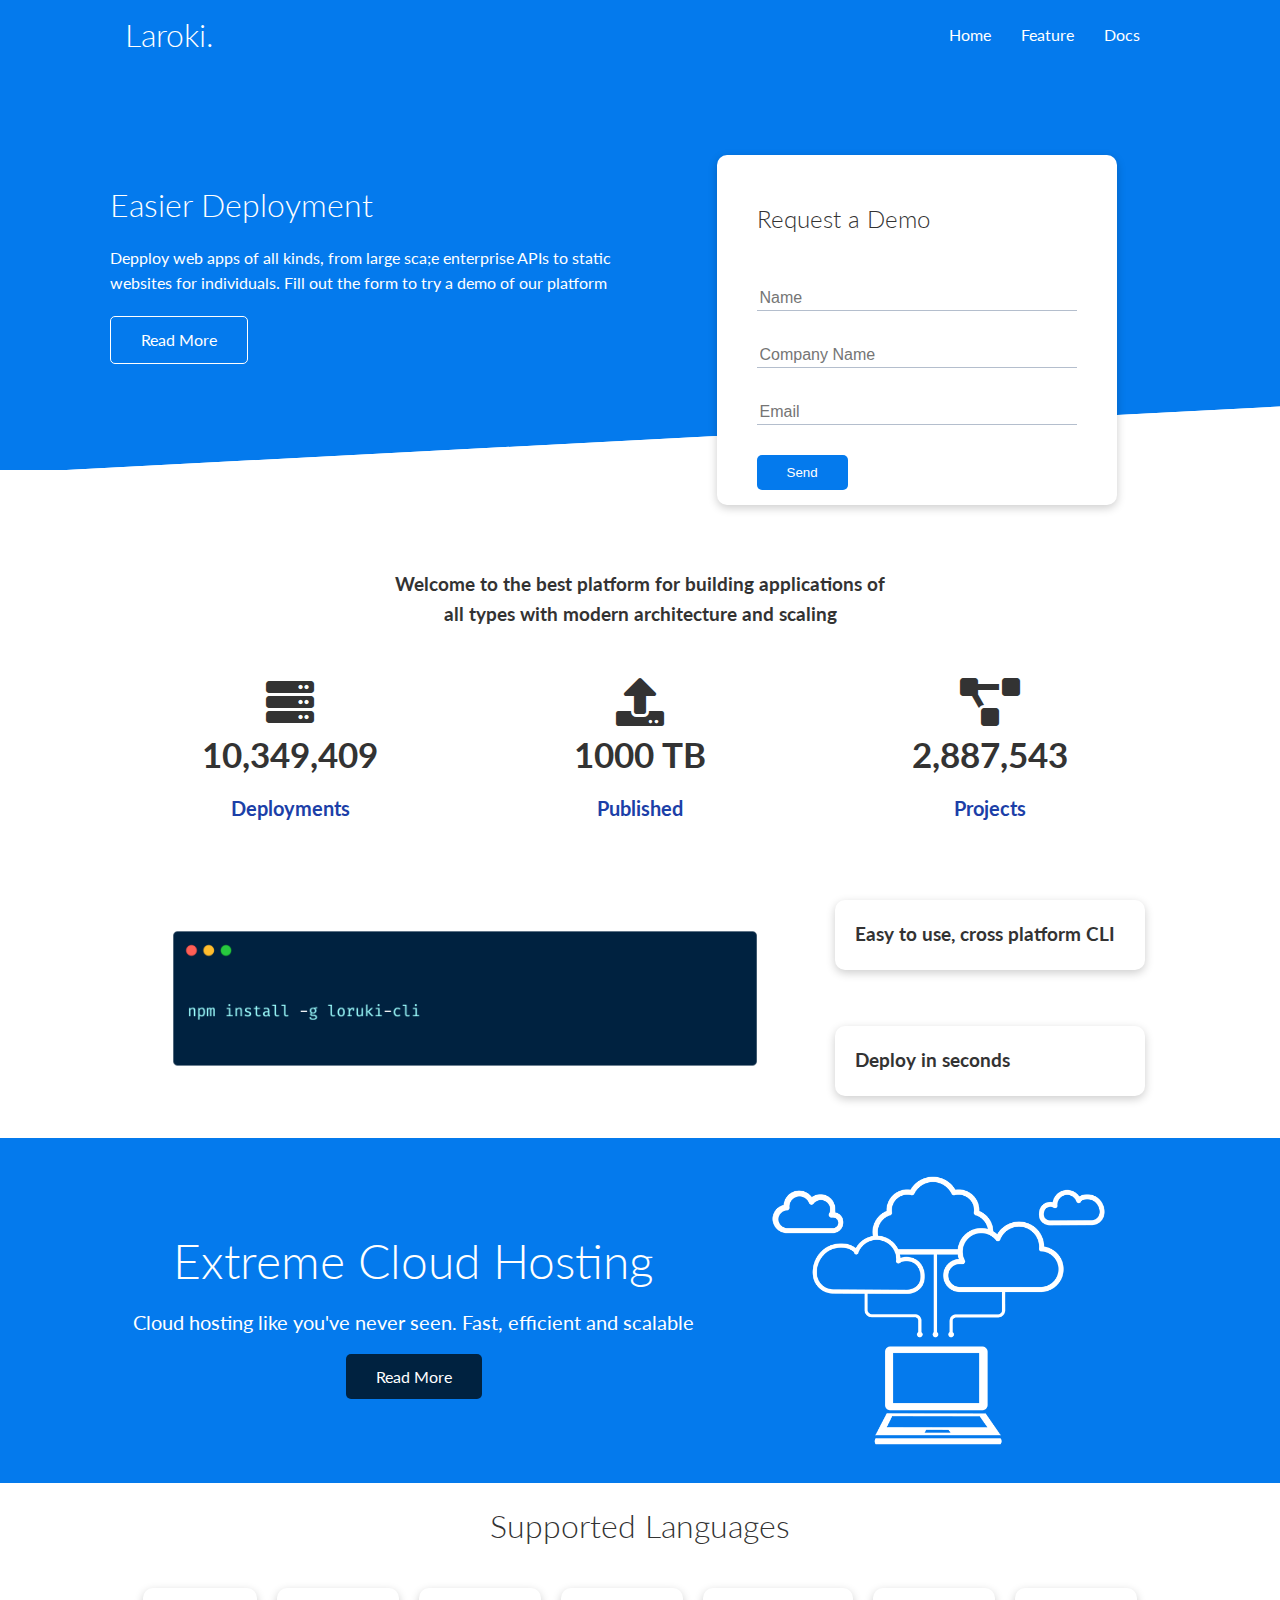
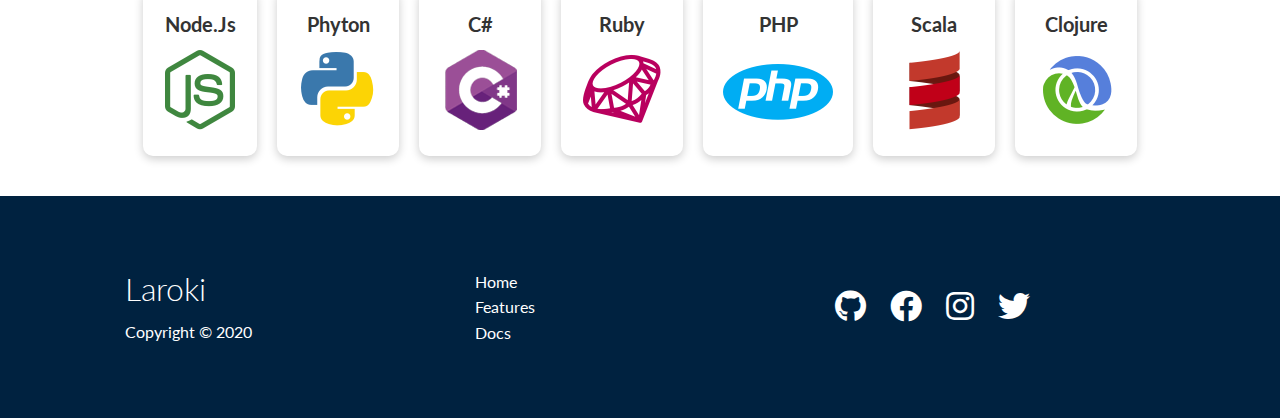
<file: index.html>
<!DOCTYPE html>
<html lang="en">

<head>
    <meta charset="UTF-8">
    <meta http-equiv="X-UA-Compatible" content="IE=edge">
    <meta name="viewport" content="width=device-width, initial-scale=1.0">
    <title>Laroki | Cloud Hosting For Everyone</title>
    <link rel="stylesheet" href="css/utilities.css">
    <link rel="stylesheet" href="css/style.css">
    <link rel="stylesheet" href="https://cdnjs.cloudflare.com/ajax/libs/font-awesome/5.15.4/css/all.min.css" integrity="sha512-1ycn6IcaQQ40/MKBW2W4Rhis/DbILU74C1vSrLJxCq57o941Ym01SwNsOMqvEBFlcgUa6xLiPY/NS5R+E6ztJQ==" crossorigin="anonymous" referrerpolicy="no-referrer"
    />
</head>

<body>
    <!-- navbar -->
    <div class="navbar">
        <div class="container flex">
            <h1 class="logo">Laroki.</h1>
            <nav>
                <ul>
                    <li><a href="index.html">Home</a></li>
                    <li><a href="features.html">Feature</a></li>
                    <li><a href="docs.html">Docs</a></li>
                </ul>
            </nav>
        </div>
    </div>

    <!-- showcase -->
    <section class="showcase">
        <div class="container grid">
            <div class="showcase-text">
                <h1>Easier Deployment</h1>
                <p>Depploy web apps of all kinds, from large sca;e enterprise APIs to static websites for individuals. Fill out the form to try a demo of our platform</p>
                <a href="features.html" class="btn btn-outline">Read More</a>
            </div>

            <div class="showcase-form card">
                <h2>Request a Demo</h2>
                <form name="contact" method="POST" netlify-honeypot="bot-field" data-netlify="true">
                    <input type="hidden" name="form-name" value="contact">
                    <p class="hidden">
                        <label>Don’t fill this out if you’re human: <input name="bot-field" /></label>
                    </p>
                    <div class="form-control">
                        <input type="text" name="name" placeholder="Name" required>
                    </div>
                    <div class="form-control">
                        <input type="text" name="company" placeholder="Company Name" required>
                    </div>
                    <div class="form-control">
                        <input type="email" name="email" placeholder="Email" required>
                    </div>
                    <input type="submit" value="Send" class="btn btn-primary">
                </form>
            </div>
        </div>
    </section>

    <!-- stats -->
    <section class="stats">
        <div class="container">
            <h3 class="stats-heading text-center my-1">
                Welcome to the best platform for building applications of all types with modern architecture and scaling
            </h3>

            <div class="grid grid-3 text-center my-4">
                <div>
                    <i class="fas fa-server fa-3x"></i>
                    <h3>10,349,409</h3>
                    <p class="text-secondary">Deployments</p>
                </div>
                <div>
                    <i class="fas fa-upload fa-3x"></i>
                    <h3>1000 TB</h3>
                    <p class="text-secondary">Published</p>
                </div>
                <div>
                    <i class="fas fa-project-diagram fa-3x"></i>
                    <h3>2,887,543</h3>
                    <p class="text-secondary">Projects</p>
                </div>
            </div>
        </div>
    </section>

    <!-- cli -->
    <section class="cli">
        <div class="container grid">
            <!-- first-child is img -->
            <img src="images/cli.png" alt="cli">
            <div class="card">
                <h3>Easy to use, cross platform CLI</h3>
            </div>
            <div class="card">
                <h3>Deploy in seconds</h3>
            </div>
        </div>
    </section>

    <!-- cloud -->
    <section class="cloud bg-primary my-2 py-2">
        <div class="container grid">
            <div class="text-center">
                <h2 class="lg">Extreme Cloud Hosting</h2>
                <p class="lead my-1">Cloud hosting like you've never seen. Fast, efficient and scalable</p>
                <a href="feature.html" class="btn btn-dark">Read More</a>
            </div>
            <img src="images/cloud.png" alt="cloud">
        </div>
    </section>

    <!-- languages -->
    <section class="languages">
        <h2 class="md text-center my-2">
            Supported Languages
        </h2>
        <div class="container flex">
            <div class="card">
                <h4>Node.Js</h4>
                <img src="images/logos/node.png" alt="node">
            </div>
            <div class="card">
                <h4>Phyton</h4>
                <img src="images/logos/python.png" alt="py">
            </div>
            <div class="card">
                <h4>C#</h4>
                <img src="images/logos/csharp.png" alt="c#">
            </div>
            <div class="card">
                <h4>Ruby</h4>
                <img src="images/logos/ruby.png" alt="ruby">
            </div>
            <div class="card">
                <h4>PHP</h4>
                <img src="images/logos/php.png" alt="php">
            </div>
            <div class="card">
                <h4>Scala</h4>
                <img src="images/logos/scala.png" alt="scala">
            </div>
            <div class="card">
                <h4>Clojure</h4>
                <img src="images/logos/clojure.png" alt="clojure">
            </div>
        </div>
    </section>

    <!-- footer -->
    <footer class="footer bg-dark py-5">
        <div class="container grid grid-3">
            <div>
                <h1>Laroki</h1>
                <p>Copyright &copy; 2020</p>
            </div>
            <nav>
                <ul>
                    <li><a href="index.html">Home</a></li>
                    <li><a href="feature.html">Features</a></li>
                    <li><a href="docs.html">Docs</a></li>
                </ul>
            </nav>
            <div class="social">
                <a href="#"><i class="fab fa-github fa-2x"></i></a>
                <a href="#"><i class="fab fa-facebook fa-2x"></i></a>
                <a href="#"><i class="fab fa-instagram fa-2x"></i></a>
                <a href="#"><i class="fab fa-twitter fa-2x"></i></a>
            </div>
        </div>
    </footer>
</body>

</html>
</file>
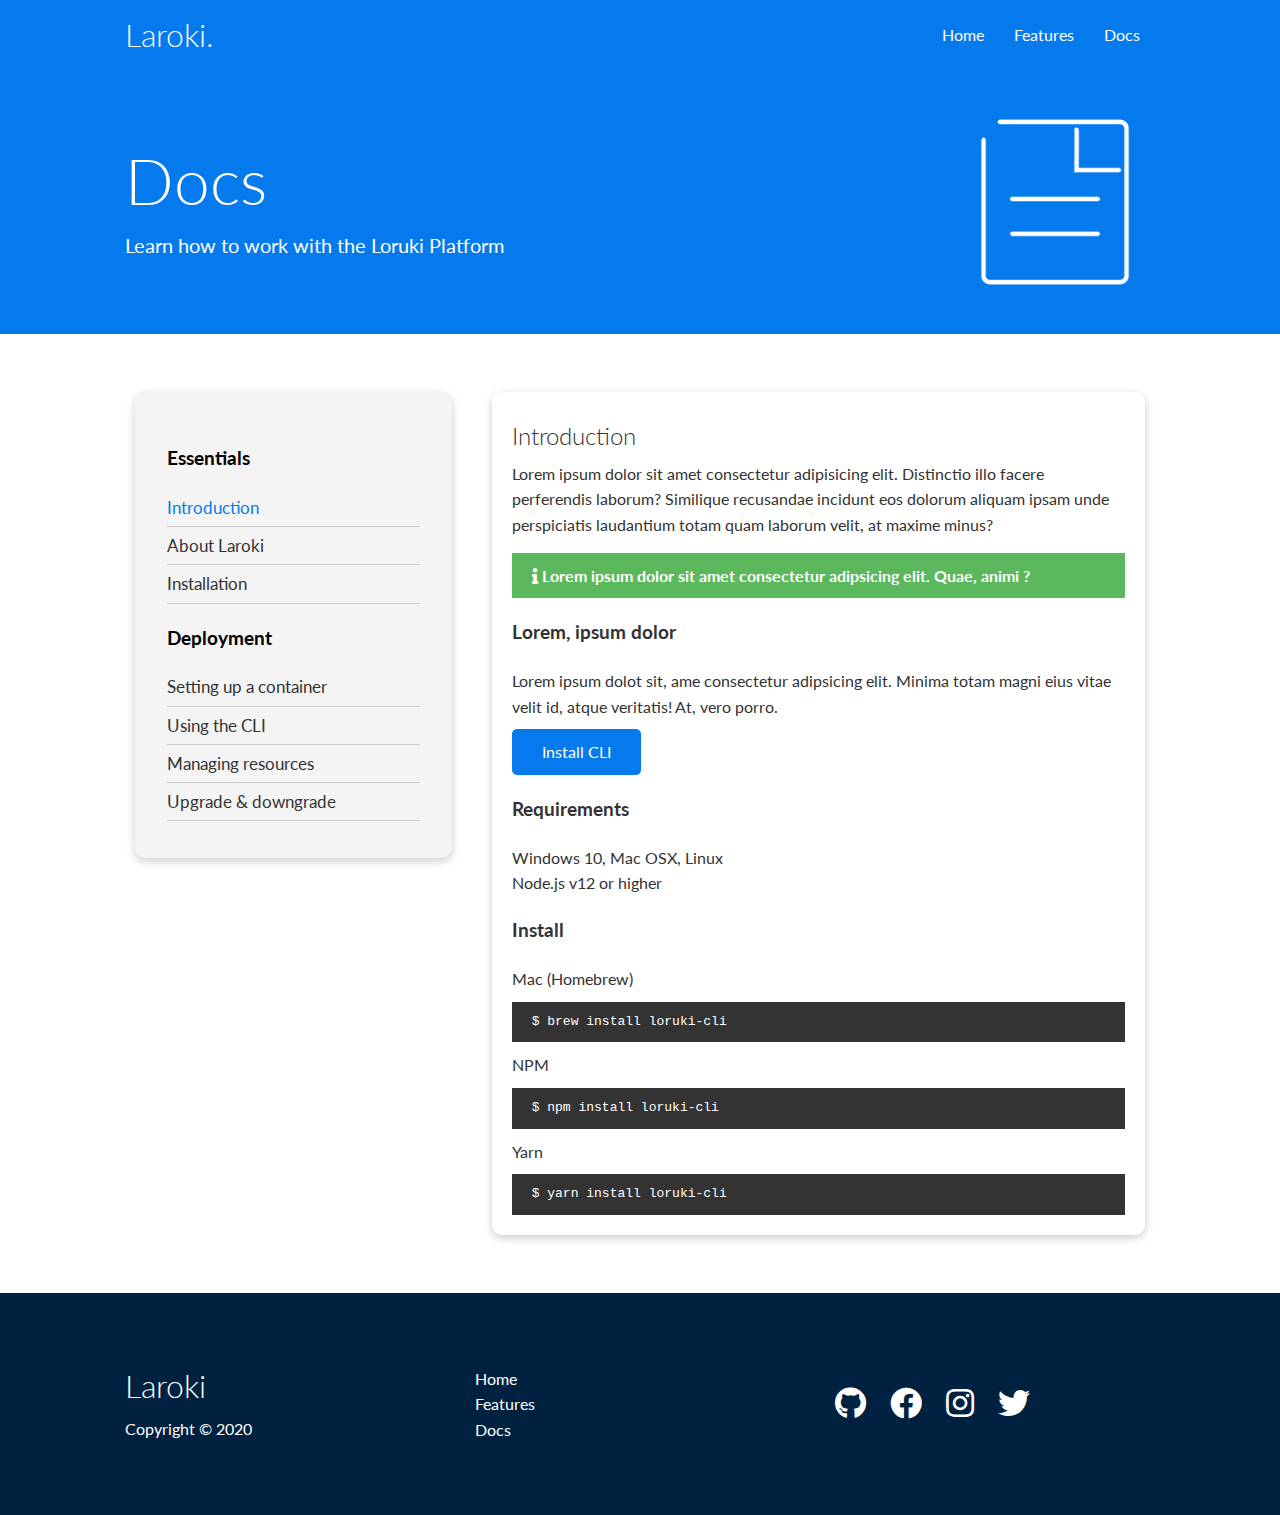
<file: docs.html>
<!DOCTYPE html>
<html lang="en">

<head>
    <meta charset="UTF-8">
    <meta http-equiv="X-UA-Compatible" content="IE=edge">
    <meta name="viewport" content="width=device-width, initial-scale=1.0">
    <title>Laroki | Cloud Hosting For Everyone</title>
    <link rel="stylesheet" href="css/utilities.css">
    <link rel="stylesheet" href="css/style.css">
    <link rel="stylesheet" href="https://cdnjs.cloudflare.com/ajax/libs/font-awesome/5.15.4/css/all.min.css" integrity="sha512-1ycn6IcaQQ40/MKBW2W4Rhis/DbILU74C1vSrLJxCq57o941Ym01SwNsOMqvEBFlcgUa6xLiPY/NS5R+E6ztJQ==" crossorigin="anonymous" referrerpolicy="no-referrer"
    />
</head>

<body>
    <!-- navbar -->
    <div class="navbar">
        <div class="container flex">
            <h1 class="logo">Laroki.</h1>
            <nav>
                <ul>
                    <li><a href="index.html">Home</a></li>
                    <li><a href="features.html">Features</a></li>
                    <li><a href="docs.html">Docs</a></li>
                </ul>
            </nav>
        </div>
    </div>

    <!-- head -->
    <section class="docs-head bg-primary py-3">
        <div class="container grid">
            <div>
                <h1 class="xl">Docs</h1>
                <p class="lead">
                    Learn how to work with the Loruki Platform
                </p>
            </div>
            <img src="images/docs.png" alt="server">
        </div>
    </section>

    <!-- docs main -->
    <section class="docs-main my-4">
        <div class="container grid">
            <div class="card bg-light p-3">
                <h3 class="my-2">Essentials</h3>
                <nav>
                    <ul>
                        <li><a class="text-primary" href="#">Introduction</a></li>
                        <li><a href="#">About Laroki</a></li>
                        <li><a href="#">Installation</a></li>
                    </ul>
                </nav>

                <h3 class="my-2">Deployment</h3>
                <nav>
                    <ul>
                        <li><a href="#">Setting up a container</a></li>
                        <li><a href="#">Using the CLI</a></li>
                        <li><a href="#">Managing resources</a></li>
                        <li><a href="#">Upgrade & downgrade</a></li>
                    </ul>
                </nav>
            </div>
            <div class="card">
                <h2>Introduction</h2>
                <p>Lorem ipsum dolor sit amet consectetur adipisicing elit. Distinctio illo facere perferendis laborum? Similique recusandae incidunt eos dolorum aliquam ipsam unde perspiciatis laudantium totam quam laborum velit, at maxime minus?</p>
                <div class="alert alert-success">
                    <i class="fas fa-info"></i> Lorem ipsum dolor sit amet consectetur adipsicing elit. Quae, animi ?
                </div>

                <h3>Lorem, ipsum dolor</h3>
                <p>Lorem ipsum dolot sit, ame consectetur adipsicing elit. Minima totam magni eius vitae velit id, atque veritatis! At, vero porro.</p>
                <a href="#" class="btn btn-primary">Install CLI</a>

                <h3>Requirements</h3>
                <ul>
                    <li>Windows 10, Mac OSX, Linux</li>
                    <li>Node.js v12 or higher</li>
                </ul>

                <h3>Install</h3>
                <p>Mac (Homebrew)</p>
                <pre><code>$ brew install loruki-cli</code></pre>
                <p>NPM</p>
                <pre><code>$ npm install loruki-cli</code></pre>
                <p>Yarn</p>
                <pre><code>$ yarn install loruki-cli</code></pre>

            </div>
        </div>
    </section>

    <!-- footer -->
    <footer class="footer bg-dark py-5">
        <div class="container grid grid-3">
            <div>
                <h1>Laroki</h1>
                <p>Copyright &copy; 2020</p>
            </div>
            <nav>
                <ul>
                    <li><a href="index.html">Home</a></li>
                    <li><a href="features.html">Features</a></li>
                    <li><a href="docs.html">Docs</a></li>
                </ul>
            </nav>
            <div class="social">
                <a href="#"><i class="fab fa-github fa-2x"></i></a>
                <a href="#"><i class="fab fa-facebook fa-2x"></i></a>
                <a href="#"><i class="fab fa-instagram fa-2x"></i></a>
                <a href="#"><i class="fab fa-twitter fa-2x"></i></a>
            </div>
        </div>
    </footer>
</body>

</html>
</file>
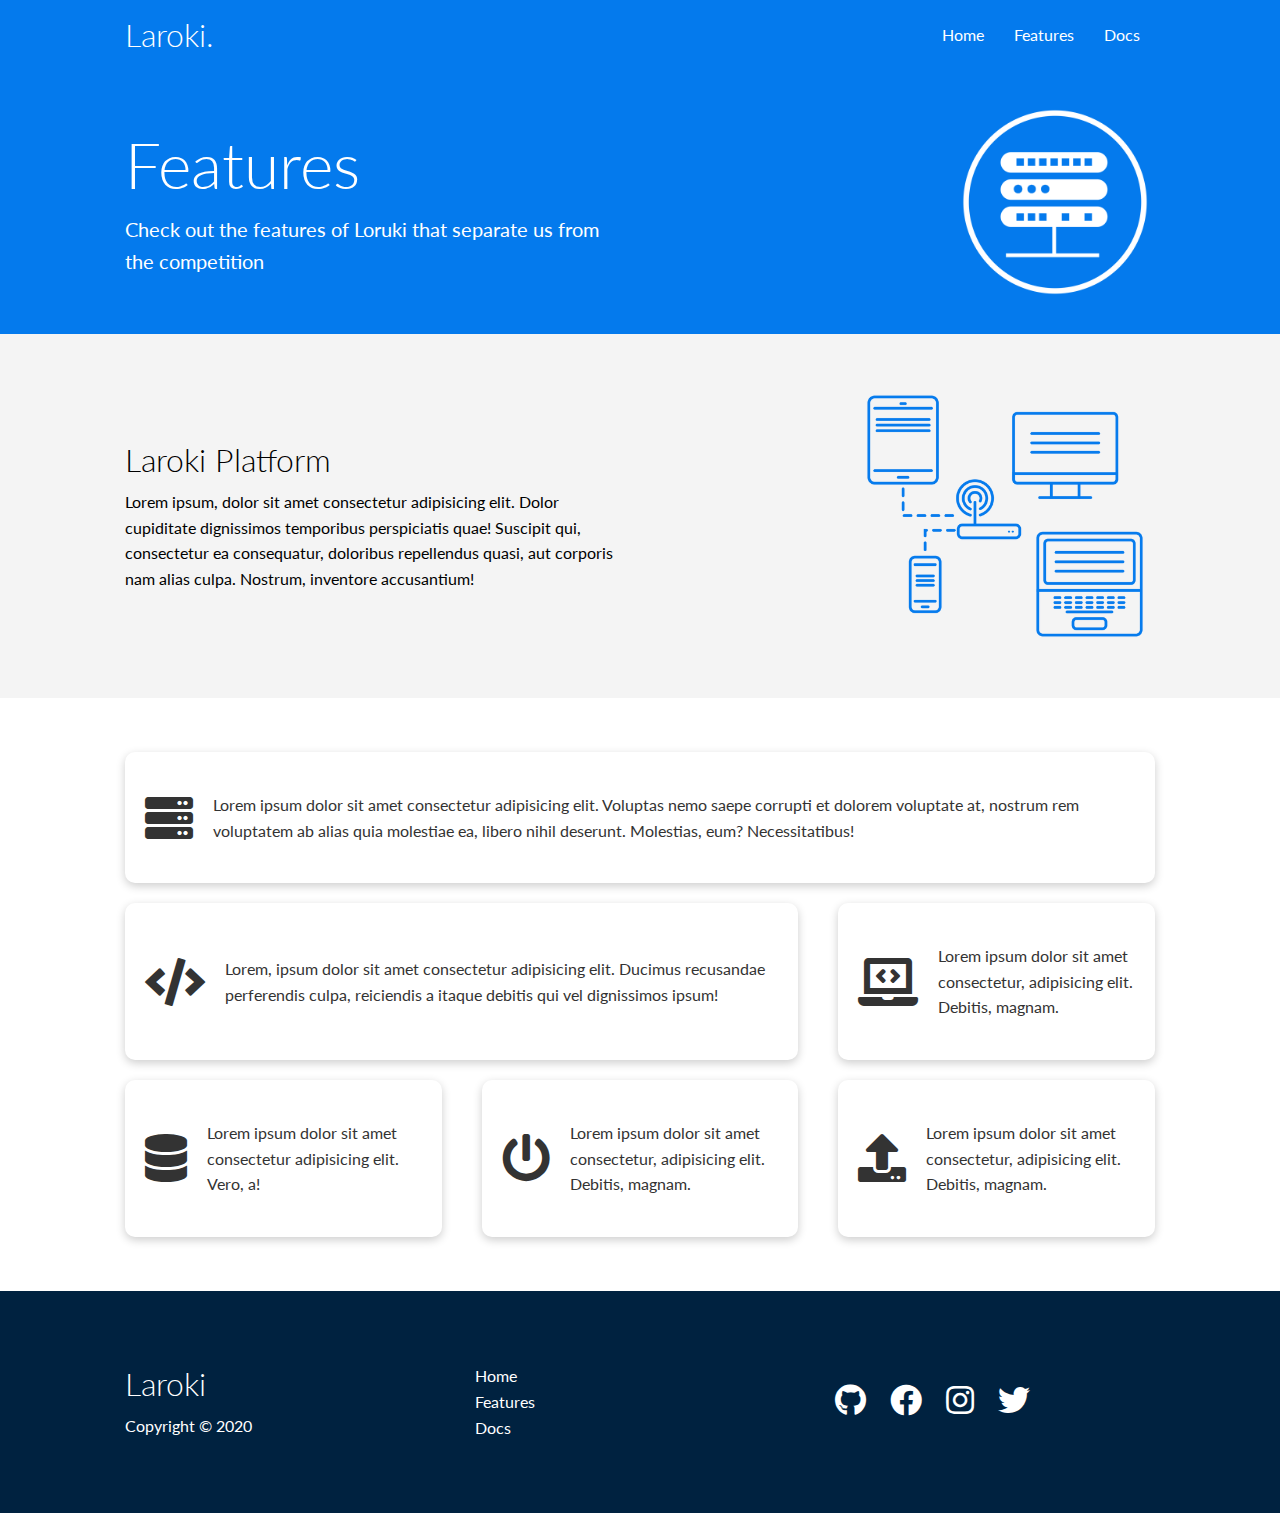
<file: features.html>
<!DOCTYPE html>
<html lang="en">

<head>
    <meta charset="UTF-8">
    <meta http-equiv="X-UA-Compatible" content="IE=edge">
    <meta name="viewport" content="width=device-width, initial-scale=1.0">
    <title>Laroki | Cloud Hosting For Everyone</title>
    <link rel="stylesheet" href="css/utilities.css">
    <link rel="stylesheet" href="css/style.css">
    <link rel="stylesheet" href="https://cdnjs.cloudflare.com/ajax/libs/font-awesome/5.15.4/css/all.min.css" integrity="sha512-1ycn6IcaQQ40/MKBW2W4Rhis/DbILU74C1vSrLJxCq57o941Ym01SwNsOMqvEBFlcgUa6xLiPY/NS5R+E6ztJQ==" crossorigin="anonymous" referrerpolicy="no-referrer"
    />
</head>

<body>
    <!-- navbar -->
    <div class="navbar">
        <div class="container flex">
            <h1 class="logo">Laroki.</h1>
            <nav>
                <ul>
                    <li><a href="index.html">Home</a></li>
                    <li><a href="features.html">Features</a></li>
                    <li><a href="docs.html">Docs</a></li>
                </ul>
            </nav>
        </div>
    </div>

    <!-- head -->
    <section class="features-head bg-primary py-3">
        <div class="container grid">
            <div>
                <h1 class="xl">Features</h1>
                <p class="lead">
                    Check out the features of Loruki that separate us from the competition
                </p>
            </div>
            <img src="images/server.png" alt="server">
        </div>
    </section>

    <!-- sub head -->

    <section class="features-sub-head bg-light py-3">
        <div class="container grid">
            <div>
                <h1 class="md">Laroki Platform</h1>
                <p>
                    Lorem ipsum, dolor sit amet consectetur adipisicing elit. Dolor cupiditate dignissimos temporibus perspiciatis quae! Suscipit qui, consectetur ea consequatur, doloribus repellendus quasi, aut corporis nam alias culpa. Nostrum, inventore accusantium!
                </p>
            </div>
            <img src="images/server2.png" alt="server2">
        </div>
    </section>

    <section class="features-main my-2">
        <div class="container grid grid-3">
            <div class="card flex">
                <i class="fas fa-server fa-3x"></i>
                <p>Lorem ipsum dolor sit amet consectetur adipisicing elit. Voluptas nemo saepe corrupti et dolorem voluptate at, nostrum rem voluptatem ab alias quia molestiae ea, libero nihil deserunt. Molestias, eum? Necessitatibus!</p>
            </div>
            <div class="card flex">
                <i class="fas fa-code fa-3x"></i>
                <p>Lorem, ipsum dolor sit amet consectetur adipisicing elit. Ducimus recusandae perferendis culpa, reiciendis a itaque debitis qui vel dignissimos ipsum!</p>
            </div>
            <div class="card flex">
                <i class="fas fa-laptop-code fa-3x"></i>
                <p>
                    Lorem ipsum dolor sit amet consectetur, adipisicing elit. Debitis, magnam.</p>
            </div>
            <div class="card flex">
                <i class="fas fa-database fa-3x"></i>
                <p>
                    Lorem ipsum dolor sit amet consectetur adipisicing elit. Vero, a!</p>
            </div>
            <div class="card flex">
                <i class="fas fa-power-off fa-3x"></i>
                <p>Lorem ipsum dolor sit amet consectetur, adipisicing elit. Debitis, magnam.</p>
            </div>
            <div class="card flex">
                <i class="fas fa-upload fa-3x"></i>
                <p>
                    Lorem ipsum dolor sit amet consectetur, adipisicing elit. Debitis, magnam.</p>
            </div>
        </div>
    </section>

    <!-- footer -->
    <footer class="footer bg-dark py-5">
        <div class="container grid grid-3">
            <div>
                <h1>Laroki</h1>
                <p>Copyright &copy; 2020</p>
            </div>
            <nav>
                <ul>
                    <li><a href="index.html">Home</a></li>
                    <li><a href="features.html">Features</a></li>
                    <li><a href="docs.html">Docs</a></li>
                </ul>
            </nav>
            <div class="social">
                <a href="#"><i class="fab fa-github fa-2x"></i></a>
                <a href="#"><i class="fab fa-facebook fa-2x"></i></a>
                <a href="#"><i class="fab fa-instagram fa-2x"></i></a>
                <a href="#"><i class="fab fa-twitter fa-2x"></i></a>
            </div>
        </div>
    </footer>
</body>

</html>
</file>
<file: css/utilities.css>
/* Utilities */

.container {
    max-width: 1110px;
    margin: 0 auto;
    overflow: auto;
    padding: 0 40px;
}

.card {
    background-color: #fff;
    border-radius: 10px;
    color: #333;
    box-shadow: 0 3px 10px rgba(0, 0, 0, 0.2);
    padding: 20px;
    margin: 10px;
}

.btn {
    display: inline-block;
    padding: 10px 30px;
    color: #fff;
    background-color: var(--primary-color);
    border: none;
    border-radius: 5px;
}

.btn-outline {
    background-color: transparent;
    border: 1px #fff solid;
}

.btn:hover {
    transform: scale(0.98);
}


/* Background & Colour buttons */

.bg-primary,
.btn-primary {
    background-color: var(--primary-color);
    color: #fff;
}

.bg-secondary,
.btn-secondary {
    background-color: var(--secondary-color);
    color: #fff;
}

.bg-dark,
.btn-dark {
    background-color: var(--dark-color);
    color: #fff;
}

.bg-light,
.btn-light {
    background-color: var(--light-color);
    color: black;
}

.bg-primary a,
.btn-primary a,
.bg-secondary a,
.btn-secondary a,
.bg-dark a,
.btn-dark a {
    color: #fff;
}


/* text color */

.text-primary {
    color: var(--primary-color);
}

.text-secondary {
    color: var(--secondary-color);
}

.text-dark {
    color: var(--dark-color);
}

.text-light {
    color: var(--light-color);
}


/* text sizes */

.lead {
    font-size: 20px;
}

.sm {
    font-size: 1rem;
}

.md {
    font-size: 2rem;
}

.lg {
    font-size: 3rem;
}

.xl {
    font-size: 4rem;
}

.text-center {
    text-align: center;
}


/* alert */

.alert {
    background-color: var(--light-color);
    padding: 10px 20px;
    font-weight: bold;
    margin: 15px 0;
}

.alert-success {
    background-color: var(--success-color);
    color: #fff;
}

.alert-error {
    background-color: var(--error-color);
    color: #fff;
}

.flex {
    display: flex;
    justify-content: center;
    align-items: center;
    height: 100%;
}

.grid {
    display: grid;
    grid-template-columns: repeat(2, 1fr);
    gap: 20px;
    justify-content: center;
    align-items: center;
    height: 100%;
}

.grid-3 {
    grid-template-columns: repeat(3, 1fr);
}


/* margin */

.my-1 {
    margin: 1rem 0;
}

.my-2 {
    margin: 1.5rem 0;
}

.my-3 {
    margin: 2rem 0;
}

.my-4 {
    margin: 3rem 0;
}

.my-5 {
    margin: 4rem 0;
}

.m-1 {
    margin: 1rem;
}

.m-2 {
    margin: 1.5rem;
}

.m-3 {
    margin: 2rem;
}

.m-4 {
    margin: 3rem;
}

.m-5 {
    margin: 4rem;
}


/* padding */

.py-1 {
    padding: 1rem 0;
}

.py-2 {
    padding: 1.5rem 0;
}

.py-3 {
    padding: 2rem 0;
}

.py-4 {
    padding: 3rem 0;
}

.py-5 {
    padding: 4rem 0;
}

.p-1 {
    padding: 1rem;
}

.p-2 {
    padding: 1.5rem;
}

.p-3 {
    padding: 2rem;
}

.p-4 {
    padding: 3rem;
}

.p-5 {
    padding: 4rem;
}
</file>
<file: css/style.css>
@import url('https://fonts.googleapis.com/css2?family=Lato:wght@300&display=swap');
     :root {
        --primary-color: #047aed;
        --secondary-color: #1c3fa8;
        --dark-color: #002240;
        --light-color: #f4f4f4;
        --success-color: #5cb85c;
        --error-color: #d9534f;
    }
    
    * {
        box-sizing: border-box;
        padding: 0;
        margin: 0;
    }
    
    body {
        font-family: 'Lato', sans-serif;
        color: #333;
        line-height: 1.6;
    }
    
    ul {
        list-style-type: none;
    }
    
    a {
        text-decoration: none;
        color: #333;
    }
    
    h1,
    h2 {
        font-weight: 300;
        line-height: 1.2;
        margin: 10px 0;
    }
    
    p {
        margin: 10px 0;
    }
    
    img {
        width: 100%;
    }
    
    code,
    pre {
        background-color: #333;
        color: #fff;
        padding: 10px;
    }
    
    .hidden {
        visibility: hidden;
        height: 0;
    }
    /* Navbar */
    
    .navbar {
        background-color: var(--primary-color);
        color: #fff;
        height: 70px;
    }
    
    .navbar ul {
        display: flex;
    }
    
    .navbar a {
        color: #fff;
        padding: 10px;
        margin: 0 5px;
    }
    
    .navbar a:hover {
        border-bottom: 2px #fff solid;
    }
    
    .navbar .flex {
        justify-content: space-between;
    }
    /* showcase */
    
    .showcase {
        height: 400px;
        background-color: var(--primary-color);
        color: #fff;
        position: relative;
    }
    
    .showcase h1 {
        font-size: 40spx;
    }
    
    .showcase p {
        margin: 20px 0;
    }
    
    .showcase .grid {
        overflow: visible;
        grid-template-columns: 55% 45%;
        gap: 30px;
    }
    
    .showcase-text {
        animation: slideInFromLeft 1s ease-in;
    }
    
    .showcase-form {
        position: relative;
        top: 60px;
        height: 350px;
        width: 400px;
        padding: 40px;
        z-index: 100;
        animation: slideInFromRight 1s ease-in;
    }
    
    .showcase-form .form-control {
        margin: 30px 0;
    }
    
    .showcase-form input[type='text'],
    .showcase-form input[type='email'] {
        border: 0;
        border-bottom: 1px solid #b4becd;
        width: 100%;
        padding: 3px;
        font-size: 16px;
    }
    
    .showcase-form input:focus {
        outline: none;
    }
    
    .showcase::before,
    .showcase::after {
        content: '';
        position: absolute;
        height: 100px;
        bottom: -70px;
        right: 0;
        left: 0;
        background-color: #fff;
        transform: skewY(-3deg);
        -webkit--transform: skewY(-3deg);
        -moz-transform: skewY(-3deg);
        -ms-transform: skewY(-3deg);
    }
    /* stats */
    
    .stats {
        padding-top: 100px;
        animation: slideInFromBottom 1s ease-in;
    }
    
    .stats-heading {
        max-width: 500px;
        margin: auto;
    }
    
    .stats .grid h3 {
        font-size: 35px;
    }
    
    .stats .grid p {
        font-size: 20px;
        font-weight: bold;
    }
    /* cli */
    
    .cli .grid {
        grid-template-columns: repeat(3, 1fr);
        grid-template-rows: repeat(2, 1fr);
    }
    
    .cli .grid>*:first-child {
        grid-column: 1 / span 2;
        grid-row: 1 / span 2;
    }
    /* cloud */
    
    .cloud .grid {
        grid-template-columns: 4fr 3fr;
    }
    /* languages */
    
    .languages .flex {
        flex-wrap: wrap;
    }
    
    .languages .card {
        text-align: center;
        margin: 18px 10px 40px;
        transition: transform 0.2s ease-in;
    }
    
    .languages .card h4 {
        font-size: 20px;
        margin-bottom: 10px;
    }
    
    .languages .card:hover {
        transform: translateY(-15px);
    }
    /* features */
    
    .features-head img,
    .docs-head img {
        width: 200px;
        justify-self: flex-end;
    }
    
    .features-sub-head img {
        width: 300px;
        justify-self: flex-end;
    }
    
    .features-main .card>i {
        margin-right: 20px;
    }
    
    .features-main .grid {
        padding: 30px;
    }
    
    .features-main .grid>*:first-child {
        grid-column: 1 / span 3;
    }
    
    .features-main .grid>*:nth-child(2) {
        grid-column: 1 / span 2;
    }
    /* docs */
    
    .docs-main h3 {
        margin: 20px 0;
    }
    
    .docs-main .grid {
        grid-template-columns: 1fr 2fr;
        align-items: flex-start;
    }
    
    .docs-main nav li {
        font-size: 17px;
        padding-bottom: 5px;
        margin-bottom: 5px;
        border-bottom: 1px #ccc solid;
    }
    
    .docs-main a:hover {
        font-weight: bold;
    }
    /* footer */
    
    .footer .social a {
        margin: 0 10px;
    }
    /* animation */
    
    @keyframes slideInFromLeft {
        0% {
            transform: translateX(-100%);
        }
        100% {
            transform: translateX(0);
        }
    }
    
    @keyframes slideInFromRight {
        0% {
            transform: translateX(100%);
        }
        100% {
            transform: translateX(0);
        }
    }
    
    @keyframes slideInFromTop {
        0% {
            transform: translateY(-100%);
        }
        100% {
            transform: translateY(0);
        }
    }
    
    @keyframes slideInFromBottom {
        0% {
            transform: translateY(100%);
        }
        100% {
            transform: translateY(0);
        }
    }
    /* tablets and under */
    
    @media (max-width: 768px) {
        .grid,
        .showcase .grid,
        .stats .grid,
        .cli .grid,
        .cloud .grid,
        .features-main .grid,
        .docs-main .grid {
            grid-template-columns: 1fr;
            grid-template-rows: 1fr;
        }
        .showcase {
            height: auto;
        }
        .showcase-text {
            text-align: center;
            margin-top: 40px;
            animation: slideInFromTop 1s ease-in;
        }
        .showcase-form {
            justify-self: center;
            margin: auto;
            animation: slideInFromBottom 1s ease-in;
        }
        .cli .grid>*:first-child {
            grid-column: 1;
            grid-row: 1;
        }
        .features-head,
        .features-sub-head,
        .docs-head {
            text-align: center;
        }
        .features-head img,
        .features-sub-head img,
        .docs-head img {
            justify-self: center;
        }
        .features-main .grid>*:first-child,
        .features-main .grid>*:nth-child(2) {
            grid-column: 1;
        }
    }
    /* mobile */
    
    @media (max-width: 500px) {
        .navbar {
            height: 110px;
        }
        .navbar .flex {
            flex-direction: column;
        }
        .navbar ul {
            padding: 10px;
            background-color: rgba(0, 0, 0, 0.1);
        }
    }
</file>
